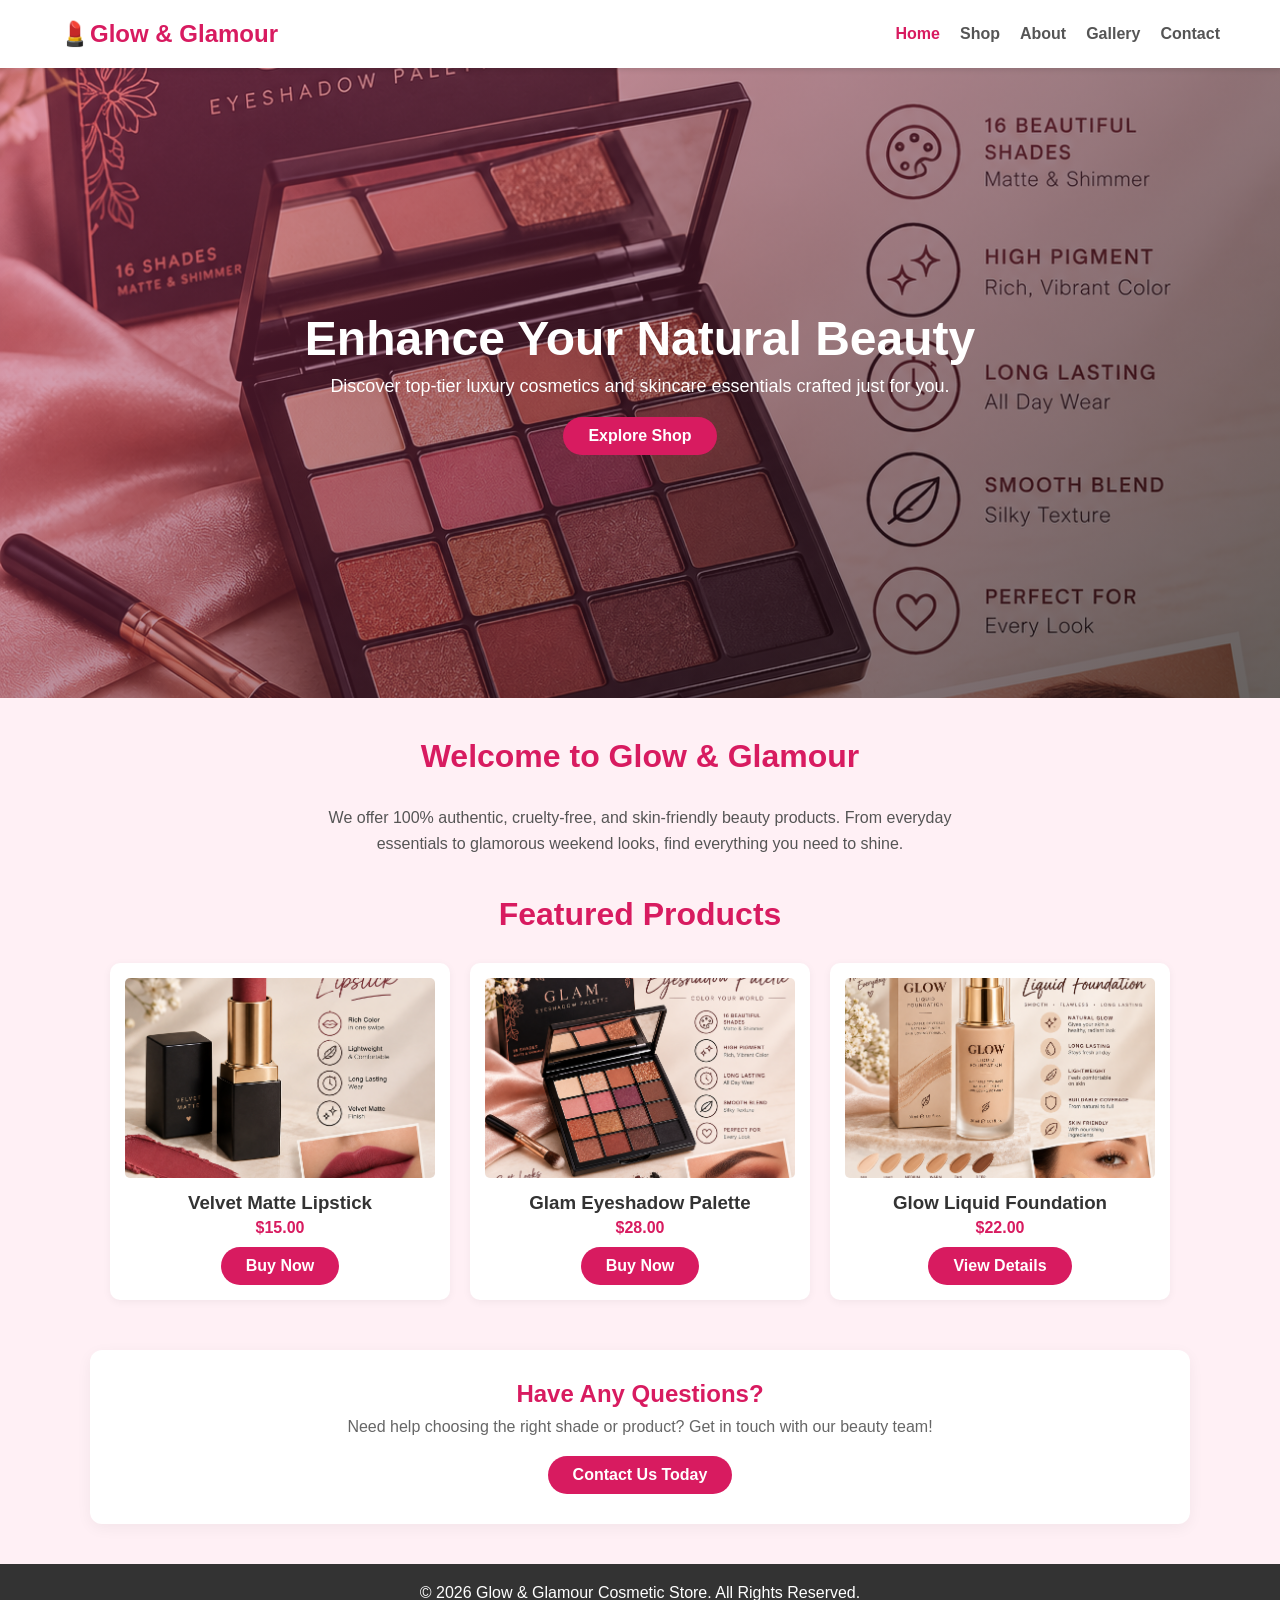
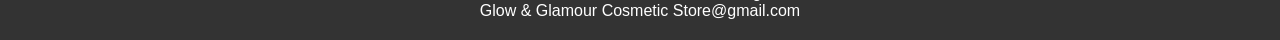
<file: index.html>
<!DOCTYPE html>
<html lang="en">
<head>
    <meta charset="UTF-8">
    <meta name="viewport" content="width=device-width, initial-scale=1.0">
    <title>Glow & Glamour - Home</title>
    <link rel="stylesheet" href="style.css">
</head>
<body>

    <!-- Header & Navigation -->
    <header>
        <nav>
            <div class="logo">💄Glow & Glamour</div>
            <ul>
                <li><a href="index.html" class="active">Home</a></li>
                <li><a href="shop.html">Shop</a></li>
                <li><a href="about.html">About</a></li>
                <li><a href="gallery.html">Gallery</a></li>
                <li><a href="contact.html">Contact</a></li>
            </ul>
        </nav>
    </header>

    <!-- Main Hero Banner -->
    <section class="hero">
        <h1>Enhance Your Natural Beauty</h1>
        <p>Discover top-tier luxury cosmetics and skincare essentials crafted just for you.</p>
        <a href="shop.html" class="btn">Explore Shop</a>
    </section>

    <!-- Welcome Section -->
    <div class="container" style="text-align: center; margin-top: 40px; margin-bottom: 40px;">
        <h2 class="page-title">Welcome to Glow & Glamour</h2>
        <p style="max-width: 650px; margin: 0 auto; color: #555; line-height: 1.6;">
            We offer 100% authentic, cruelty-free, and skin-friendly beauty products. From everyday essentials to glamorous weekend looks, find everything you need to shine.
        </p>
    </div>

    <!-- Featured Products Showcase (3 Cards Only) -->
    <section class="container">
        <h2 class="page-title">Featured Products</h2>
        <div class="grid">
            <div class="card">
                <img src="velvet matte lipstic.png" alt="Velvet Matte Lipstick">
                <h3>Velvet Matte Lipstick</h3>
                <p>$15.00</p>
                <a href="contact.html" class="btn">Buy Now</a>
            </div>
            <div class="card">
                <img src="glam eyeshadow.png" alt="Eyeshadow Palette">
                <h3>Glam Eyeshadow Palette</h3>
                <p>$28.00</p>
                <a href="contact.html" class="btn">Buy Now</a>
            </div>
            <div class="card">
                <img src="liquid foundation.png" alt="Liquid Foundation">
                <h3>Glow Liquid Foundation</h3>
                <p>$22.00</p>
                <a href="product-foundation.html" class="btn">View Details</a>
            </div>
        </div>
    </section>

    <!-- Quick Call-To-Action Banner -->
    <section class="container" style="background: white; border-radius: 12px; padding: 30px; text-align: center; box-shadow: 0 4px 15px rgba(0,0,0,0.05); margin-top: 50px;">
        <h3 style="color: #d81b60; font-size: 24px; margin-bottom: 10px;">Have Any Questions?</h3>
        <p style="color: #666; margin-bottom: 20px;">Need help choosing the right shade or product? Get in touch with our beauty team!</p>
        <a href="contact.html" class="btn">Contact Us Today</a>
    </section>

    <!-- Footer -->
    <footer>
        <p>&copy; 2026 Glow & Glamour Cosmetic Store. All Rights Reserved.
            <!-- <br>AMNSH.cosmetic-store -->
            <br>Glow & Glamour Cosmetic Store@gmail.com
        </p>
        
    </footer>

</body>
</html>
</file>
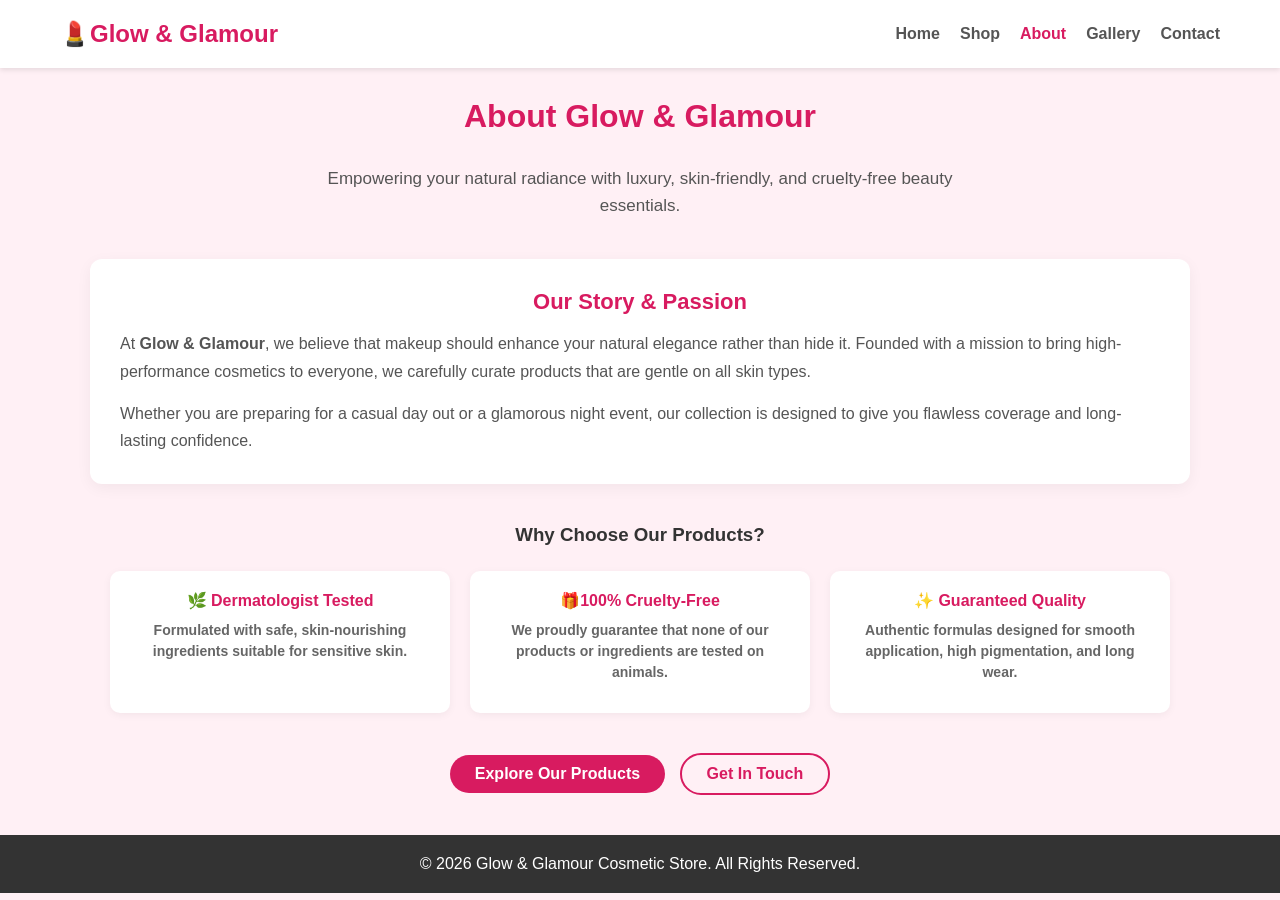
<file: about.html>
<!DOCTYPE html>
<html lang="en">
<head>
    <meta charset="UTF-8">
    <meta name="viewport" content="width=device-width, initial-scale=1.0">
    <title>Glow & Glamour - About Us</title>
    <link rel="stylesheet" href="style.css">
</head>
<body>

    <!-- Header & Navigation -->
    <header>
        <nav>
            <div class="logo">💄Glow & Glamour</div>
            <ul>
                <li><a href="index.html">Home</a></li>
                <li><a href="shop.html">Shop</a></li>
                <li><a href="about.html" class="active">About</a></li>
                <li><a href="gallery.html">Gallery</a></li>
                <li><a href="contact.html">Contact</a></li>
            </ul>
        </nav>
    </header>

    <!-- Page Title Header -->
    <div class="container" style="text-align: center; margin-top: 30px;">
        <h2 class="page-title">About Glow & Glamour</h2>
        <p style="max-width: 700px; margin: 0 auto; color: #555; font-size: 17px; line-height: 1.6;">
            Empowering your natural radiance with luxury, skin-friendly, and cruelty-free beauty essentials.
        </p>
    </div>

    <!-- Main Story Section -->
    <section class="container" style="background: white; padding: 30px; border-radius: 12px; box-shadow: 0 4px 15px rgba(0,0,0,0.05); margin-top: 30px;">
        <h3 style="color: #d81b60; margin-bottom: 15px; font-size: 22px;">
            <center>Our Story & Passion</h3></center>
        <p style="color: #555; line-height: 1.7; margin-bottom: 15px;">
            At <strong>Glow & Glamour</strong>, we believe that makeup should enhance your natural elegance rather than hide it. Founded with a mission to bring high-performance cosmetics to everyone, we carefully curate products that are gentle on all skin types.
        </p>
        <p style="color: #555; line-height: 1.7;">
            Whether you are preparing for a casual day out or a glamorous night event, our collection is designed to give you flawless coverage and long-lasting confidence.
        </p>
    </section>

    <!-- Why Choose Us Cards -->
    <section class="container">
        <h3 style="text-align: center; color: #333; margin-bottom: 25px;">Why Choose Our Products?</h3>
        <div class="grid">
            <div class="card" style="padding: 20px;">
                <h4 style="color: #d81b60; margin-bottom: 10px;">🌿 Dermatologist Tested</h4>
                <p style="font-size: 14px; color: #666; line-height: 1.5;">Formulated with safe, skin-nourishing ingredients suitable for sensitive skin.</p>
            </div>
            <div class="card" style="padding: 20px;">
                <h4 style="color: #d81b60; margin-bottom: 10px;">🎁100% Cruelty-Free</h4>
                <p style="font-size: 14px; color: #666; line-height: 1.5;">We proudly guarantee that none of our products or ingredients are tested on animals.</p>
            </div>
            <div class="card" style="padding: 20px;">
                <h4 style="color: #d81b60; margin-bottom: 10px;">✨ Guaranteed Quality</h4>
                <p style="font-size: 14px; color: #666; line-height: 1.5;">Authentic formulas designed for smooth application, high pigmentation, and long wear.</p>
            </div>
        </div>
    </section>

    <!-- Call to Action -->
    <div style="text-align: center; margin: 40px 0;">
        <a href="shop.html" class="btn">Explore Our Products</a>
        <a href="contact.html" class="btn" style="background-color: transparent; border: 2px solid #d81b60; color: #d81b60; margin-left: 10px;">Get In Touch</a>
    </div>

    <!-- Footer -->
    <footer>
        <p>&copy; 2026 Glow & Glamour Cosmetic Store. All Rights Reserved.</p>
    </footer>

</body>
</html>
</file>
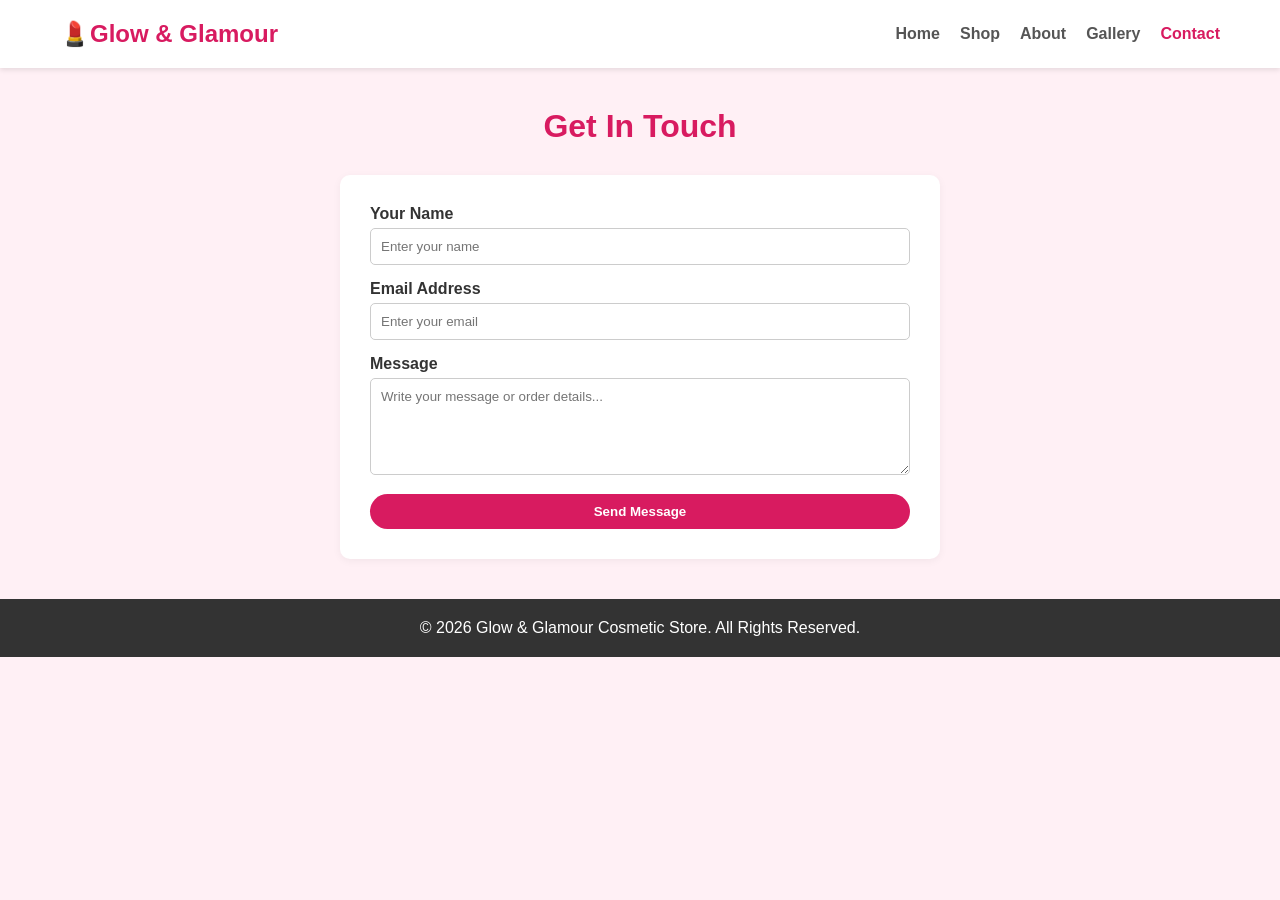
<file: contact.html>
<!DOCTYPE html>
<html lang="en">
<head>
    <meta charset="UTF-8">
    <title>Glow & Glamour - Contact Us</title>
    <link rel="stylesheet" href="style.css">
</head>
<body>
    <header>
        <nav>
            <div class="logo">💄Glow & Glamour</div>
            <ul>
                <li><a href="index.html">Home</a></li>
                <li><a href="shop.html">Shop</a></li>
                <li><a href="about.html">About</a></li>
                <li><a href="gallery.html">Gallery</a></li>
                <li><a href="contact.html" class="active">Contact</a></li>
            </ul>
        </nav>
    </header>

    <div class="container">
        <h2 class="page-title">Get In Touch</h2>
        <div class="contact-form">
            <form>
                <div class="form-group">
                    <label>Your Name</label>
                    <input type="text" placeholder="Enter your name" required>
                </div>
                <div class="form-group">
                    <label>Email Address</label>
                    <input type="email" placeholder="Enter your email" required>
                </div>
                <div class="form-group">
                    <label>Message</label>
                    <textarea rows="5" placeholder="Write your message or order details..." required></textarea>
                </div>
                <button type="submit" class="btn" style="width: 100%; border: none; cursor: pointer;">Send Message</button>
            </form>
        </div>
    </div>

    <footer>
        <p>&copy; 2026 Glow & Glamour Cosmetic Store. All Rights Reserved.</p>
    </footer>
</body>
</html>
</file>
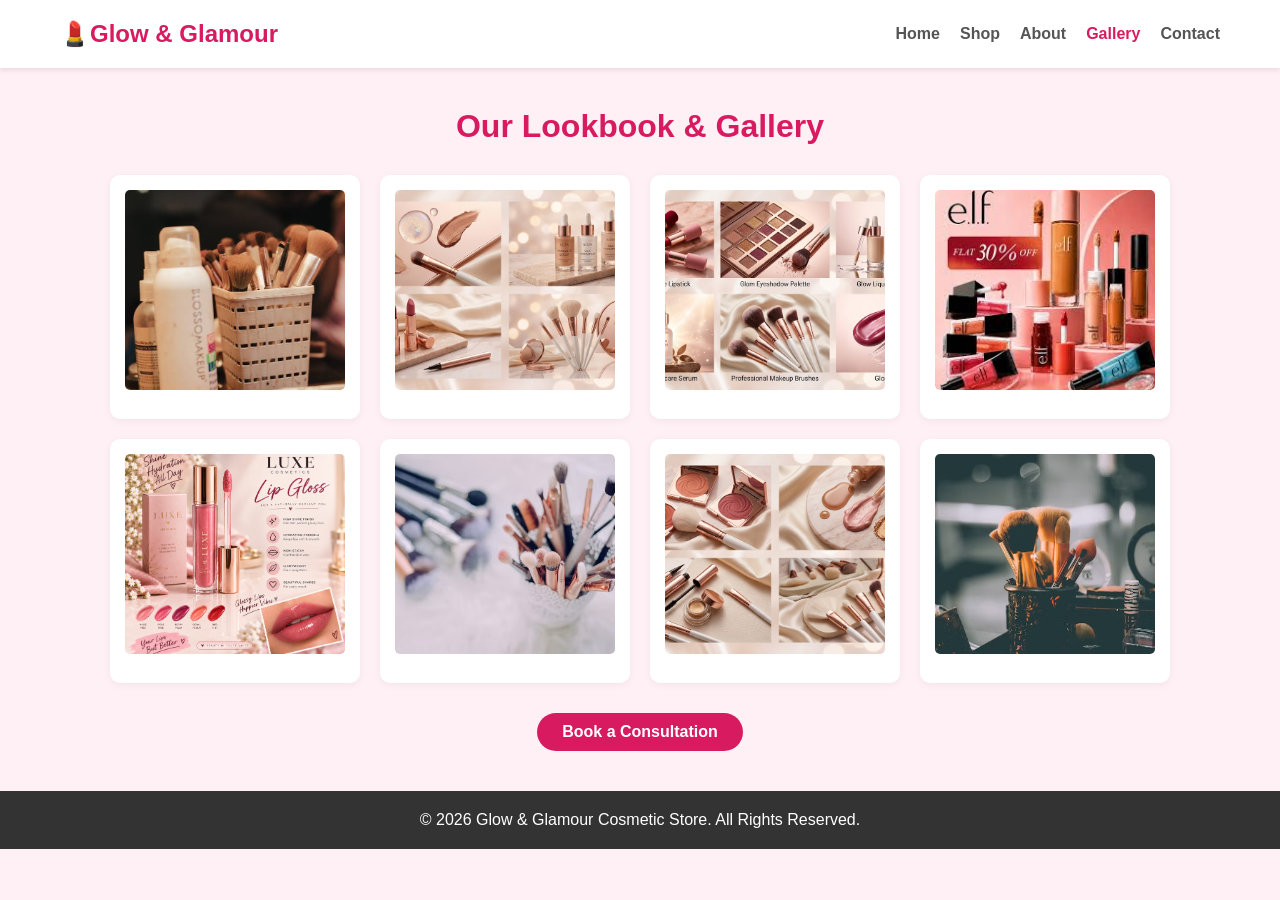
<file: gallery.html>
<!DOCTYPE html>
<html lang="en">
<head>
    <meta charset="UTF-8">
    <title>Glow & Glamour - Gallery</title>
    <link rel="stylesheet" href="style.css">
</head>
<body>
    <header>
        <nav>
            <div class="logo">💄Glow & Glamour</div>
            <ul>
                <li><a href="index.html">Home</a></li>
                <li><a href="shop.html">Shop</a></li>
                <li><a href="about.html">About</a></li>
                <li><a href="gallery.html" class="active">Gallery</a></li>
                <li><a href="contact.html">Contact</a></li>
            </ul>
        </nav>
    </header>

    <div class="container">
        <h2 class="page-title">Our Lookbook & Gallery</h2>
        <div class="grid">
            <div class="card">
                <img src="img2.jpg" alt="Look 1">
            </div>
            <div class="card">
                <img src="4th.jpg" alt="Look 2">
            </div>
             <div class="card">
                <img src="2nd.jpg" alt="Look 5">
            </div>
            <div class="card">
                <img src="img3.jpg" alt="Look 5">
            </div>
            <div class="card">
                <img src="glossy lipstic.png" alt="Look 4">
            </div>
              <div class="card">
                <img src="img10.avif" alt="Look 3">
            </div>
             <div class="card">
                <img src="3rd.jpg" alt="Look 3">
            </div>
             <div class="card">
                <img src="5th.avif" alt="Look 3">
            </div>
        </div>
        <div style="text-align: center; margin-top: 30px;">
            <a href="contact.html" class="btn">Book a Consultation</a>
        </div>
    </div>

    <footer>
        <p>&copy; 2026 Glow & Glamour Cosmetic Store. All Rights Reserved.</p>
    </footer>
</body>
</html>
</file>
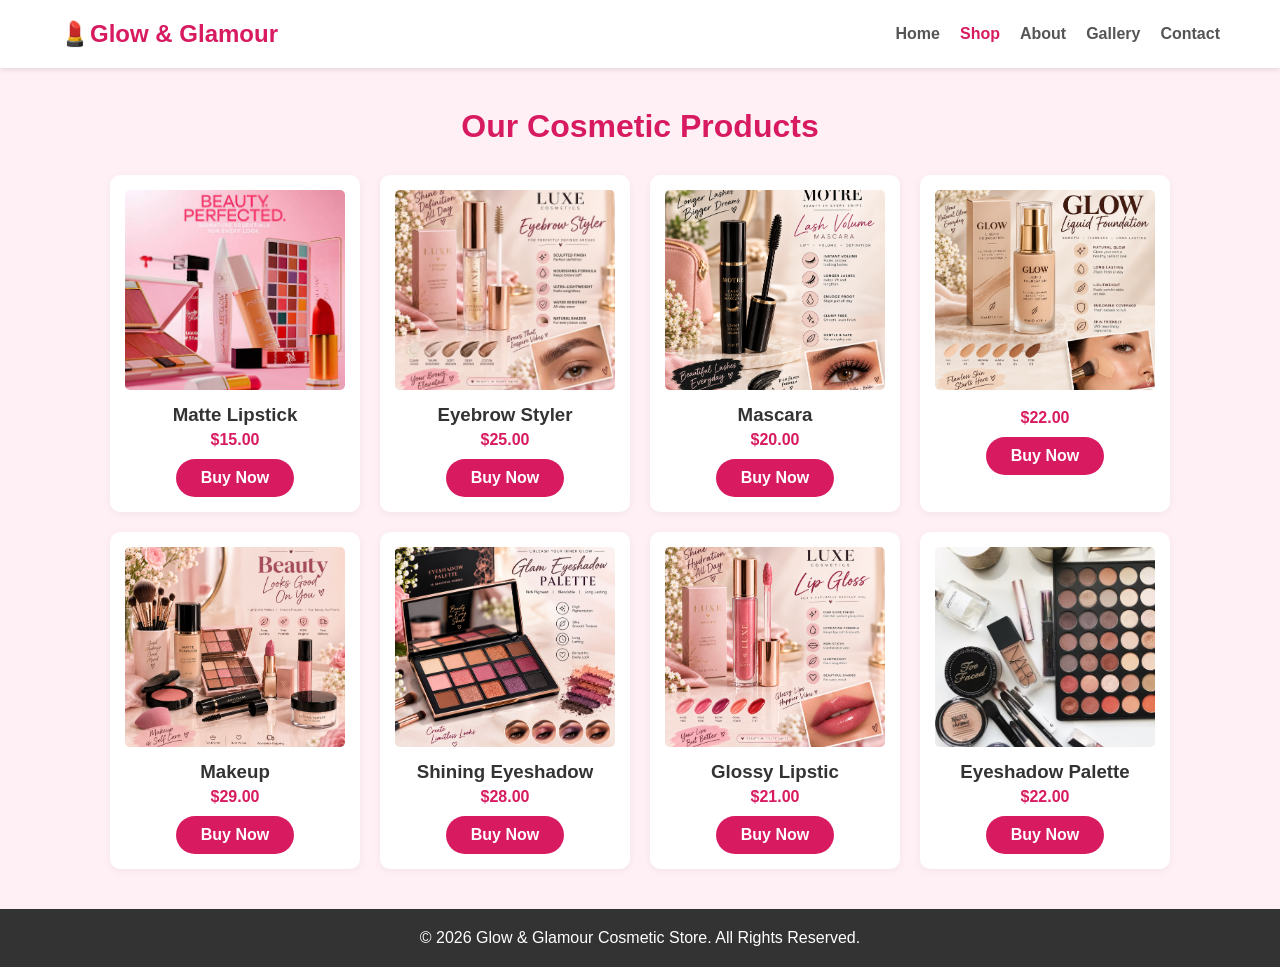
<file: shop.html>
<!DOCTYPE html>
<html lang="en">
<head>
    <meta charset="UTF-8">
    <title>Glow & Glamour - Shop</title>
    <link rel="stylesheet" href="style.css">
</head>
<body>
    <header>
        <nav>
            <div class="logo">💄Glow & Glamour</div>
            <ul>
                <li><a href="index.html">Home</a></li>
                <li><a href="shop.html" class="active">Shop</a></li>
                <li><a href="about.html">About</a></li>
                <li><a href="gallery.html">Gallery</a></li>
                <li><a href="contact.html">Contact</a></li>
            </ul>
        </nav>
    </header>

    <div class="container">
        <h2 class="page-title">Our Cosmetic Products</h2>
        <div class="grid">
            <div class="card">
                <img src="img.jpg" alt="Matte Lipstick">
                <h3>Matte Lipstick</h3>
                <p>$15.00</p>
                <a href="contact.html" class="btn">Buy Now</a>
            </div>
            <div class="card">
                <img src="6th.jpg" alt="Eyeshadow Palette">
                <h3>Eyebrow Styler</h3>
                <p>$25.00</p>
                <a href="contact.html" class="btn">Buy Now</a>
            </div>
            <div class="card">
                <img src="maskara.png" alt="Liquid Foundation">
                <h3>Mascara</h3>
                <p>$20.00</p>
                <a href="contact.html" class="btn">Buy Now</a>
            </div>
            <div class="card">
                <img src="liquid foundation.png" alt="Liquid Foundation">
                <h3></h3>
                <p>$22.00</p>
                <a href="contact.html" class="btn">Buy Now</a>
            </div>
            <div class="card">
                <img src="img8.png" alt="Liquid Foundation">
                <h3>Makeup</h3>
                <p>$29.00</p>
                <a href="contact.html" class="btn">Buy Now</a>
            </div>
             <div class="card">
                <img src="eyeshadow.png" alt="Liquid Foundation">
                <h3>Shining Eyeshadow</h3>
                <p>$28.00</p>
                <a href="contact.html" class="btn">Buy Now</a>
            </div>
            <div class="card">
                <img src="glossy lipstic.png" alt="Liquid Foundation">
                <h3>Glossy Lipstic</h3>
                <p>$21.00</p>
                <a href="contact.html" class="btn">Buy Now</a>
            </div>
             <div class="card">
                <img src="7th.avif" alt="Liquid Foundation">
                <h3>Eyeshadow Palette</h3>
                <p>$22.00</p>
                <a href="contact.html" class="btn">Buy Now</a>
            </div>
            
        </div>
    </div>

    <footer>
        <p>&copy; 2026 Glow & Glamour Cosmetic Store. All Rights Reserved.</p>
    </footer>
</body>
</html>
</file>
<file: style.css>
/* style.css */
* {
    margin: 0;
    padding: 0;
    box-sizing: border-box;
    font-family: 'Segoe UI', Tahoma, Geneva, Verdana, sans-serif;
}

body {
    background-color: #fff0f5;
    color: #333;
}

/* Header & Navigation */
header {
    background-color: #ffffff;
    box-shadow: 0 2px 5px rgba(0,0,0,0.1);
    position: sticky;
    top: 0;
    z-index: 1000;
}

nav {
    display: flex;
    justify-content: space-between;
    align-items: center;
    max-width: 1200px;
    margin: 0 auto;
    padding: 20px;
}

.logo {
    font-size: 24px;
    font-weight: bold;
    color: #d81b60;
}

nav ul {
    display: flex;
    list-style: none;
}

nav ul li {
    margin-left: 20px;
}

nav ul li a {
    text-decoration: none;
    color: #555;
    font-weight: 600;
    transition: color 0.3s ease;
}

/* Hover Effect on Navigation */
nav ul li a:hover, nav ul li a.active {
    color: #d81b60;
}

/* Hero Section with Vibrant Gradient */
.hero {
    background: linear-gradient(135deg, rgba(212, 68, 121, 0.438), rgba(0, 0, 0, 0.6)), url('glam\ eyeshadow.png');
    background-size: cover;
    background-position: center;
    height: 70vh;
    display: flex;
    flex-direction: column;
    justify-content: center;
    align-items: center;
    text-align: center;
    color: white;
    padding: 0 20px;
}

.hero h1 {
    font-size: 48px;
    margin-bottom: 10px;
}

.hero p {
    font-size: 18px;
    margin-bottom: 20px;
}

/* Button with Smooth Transition & Hover */
.btn {
    display: inline-block;
    background-color: #d81b60;
    color: white;
    padding: 10px 25px;
    border-radius: 25px;
    text-decoration: none;
    font-weight: bold;
    transition: background-color 0.3s ease, transform 0.3s ease, box-shadow 0.3s ease;
}

/* Button Hover Effect */
.btn:hover {
    background-color: #ad1457;
    transform: translateY(-3px);
    box-shadow: 0 5px 15px rgba(216, 27, 96, 0.4);
}

/* Main Content Layout */
.container {
    max-width: 1100px;
    margin: 40px auto;
    padding: 0 20px;
}

.page-title {
    text-align: center;
    color: #d81b60;
    margin-bottom: 30px;
    font-size: 32px;
}

/* Grid for Shop & Gallery */
.grid {
    display: grid;
    grid-template-columns: repeat(auto-fit, minmax(250px, 1fr));
    gap: 20px;
}

/* Card Styling with Hover & Transition */
.card {
    background: white;
    padding: 15px;
    border-radius: 10px;
    box-shadow: 0 2px 8px rgba(0,0,0,0.05);
    text-align: center;
    overflow: hidden;
    transition: transform 0.3s ease, box-shadow 0.3s ease;
}

/* Card Hover Effect: Card Lift up */
.card:hover {
    transform: translateY(-8px);
    box-shadow: 0 12px 25px rgba(216, 27, 96, 0.15);
}

.card img {
    width: 100%;
    height: 200px;
    object-fit: cover;
    border-radius: 5px;
    margin-bottom: 10px;
    transition: transform 0.4s ease;
}

/* Image Zoom on Card Hover */
.card:hover img {
    transform: scale(1.06);
}

.card h3 {
    margin-bottom: 5px;
    color: #333;
}

.card p {
    color: #d81b60;
    font-weight: bold;
    margin-bottom: 10px;
}

/* Contact Form Styling */
.contact-form {
    background: white;
    padding: 30px;
    border-radius: 10px;
    max-width: 600px;
    margin: 0 auto;
    box-shadow: 0 2px 8px rgba(0,0,0,0.05);
}

.form-group {
    margin-bottom: 15px;
}

.form-group label {
    display: block;
    margin-bottom: 5px;
    font-weight: 600;
}

.form-group input, .form-group textarea {
    width: 100%;
    padding: 10px;
    border: 1px solid #ccc;
    border-radius: 5px;
    transition: border-color 0.3s ease;
}

/* Input Focus Effect */
.form-group input:focus, .form-group textarea:focus {
    border-color: #d81b60;
    outline: none;
}

/* Footer */
footer {
    background-color: #333;
    color: white;
    text-align: center;
    padding: 20px;
    margin-top: 40px;
}


/* RESPONSIVE MEDIA QUERIES*/

/* Tablet Devices (Max-width: 768px) */
@media (max-width: 768px) {
    nav {
        flex-direction: column;
        gap: 15px;
        padding: 15px;
    }

    nav ul {
        margin-top: 5px;
    }

    nav ul li {
        margin-left: 10px;
        margin-right: 10px;
    }

    .hero h1 {
        font-size: 36px;
    }

    .hero p {
        font-size: 16px;
    }

    .page-title {
        font-size: 28px;
    }
}

/* Mobile Devices (Max-width: 480px) */
@media (max-width: 480px) {
    nav ul {
        flex-direction: column;
        align-items: center;
        gap: 8px;
    }

    nav ul li {
        margin: 0;
    }

    .hero {
        height: 60vh;
        padding: 0 15px;
    }

    .hero h1 {
        font-size: 28px;
    }

    .hero p {
        font-size: 14px;
    }

    .contact-form {
        padding: 20px 15px;
    }

    .page-title {
        font-size: 24px;
    }
}
</file>
